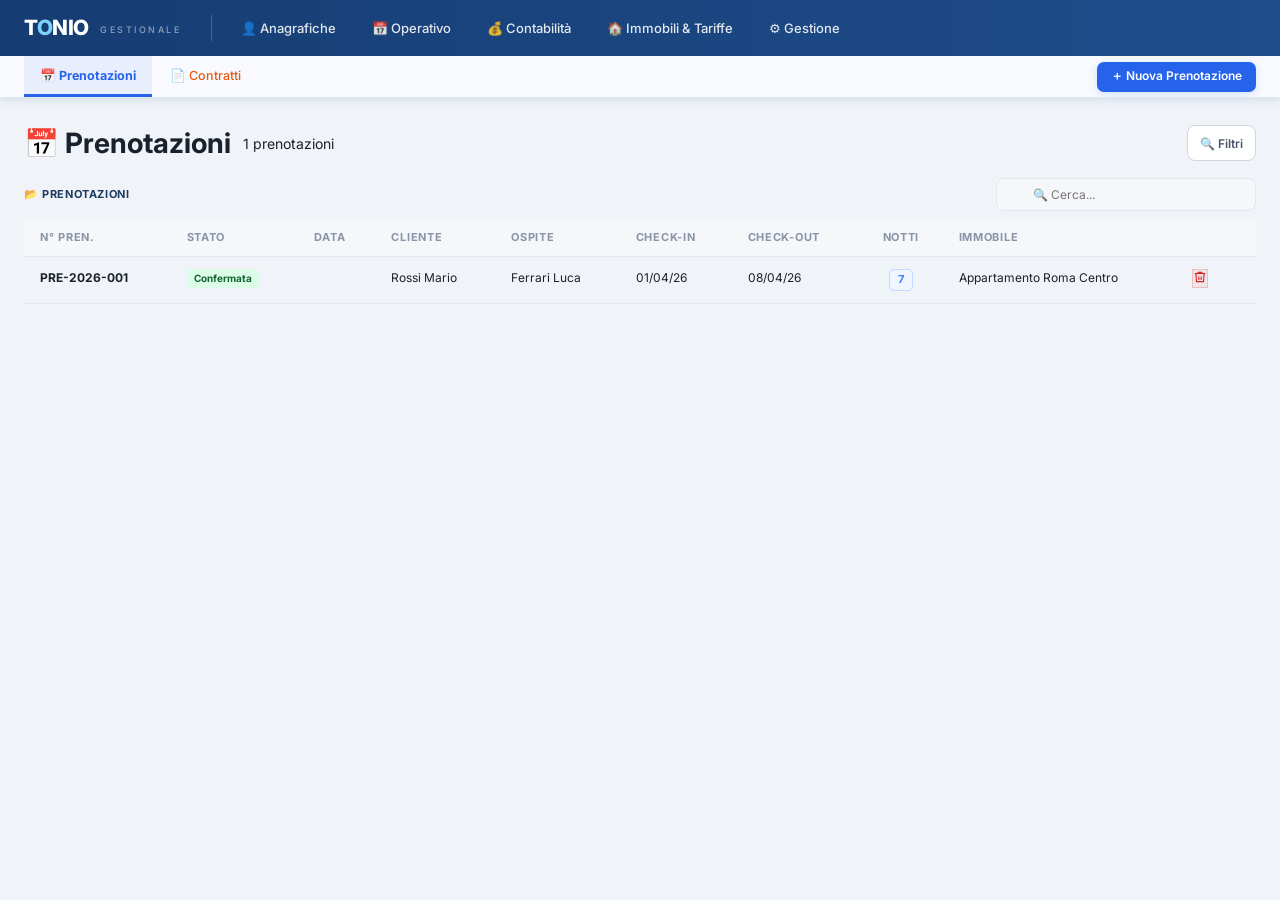
<file: index.html>
<!DOCTYPE html>
<html lang="it">
<head>
<meta charset="UTF-8">
<meta name="viewport" content="width=device-width, initial-scale=1.0">
<title>TONIO — Gestionale Immobiliare</title>
<link rel="stylesheet" href="assets/tonio-core.css">
</head>
<body>

<!-- MOBILE TOPBAR -->
<div id="mob-topbar">
  <div class="mob-logo">T<span>O</span>NIO</div>
  <button id="mob-menu-btn" onclick="TONIO_toggleSidebar()">☰</button>
</div>

<!-- MOBILE SIDEBAR -->
<div id="sidebar-overlay" onclick="TONIO_closeSidebar()"></div>
<nav id="sidebar">
  <div class="sb-logo">T<span>O</span>NIO</div>
  <div class="sb-section">
    <div class="sb-section-title">Anagrafiche</div>
    <button class="sb-btn" onclick="TONIO_showPage('clienti');TONIO_closeSidebar()">👥 Clienti</button>
    <button class="sb-btn" onclick="TONIO_showPage('ospiti');TONIO_closeSidebar()">🧑 Ospiti</button>
    <button class="sb-btn" onclick="TONIO_showPage('fornitori');TONIO_closeSidebar()">🔧 Fornitori</button>
  </div>
  <div class="sb-section">
    <div class="sb-section-title">Operativo</div>
    <button class="sb-btn" onclick="TONIO_showPage('prenotazioni');TONIO_closeSidebar()">📅 Prenotazioni</button>
    <button class="sb-btn" onclick="TONIO_showPage('contratti');TONIO_closeSidebar()">📄 Contratti</button>
  </div>
  <div class="sb-section">
    <div class="sb-section-title">Contabilità</div>
    <button class="sb-btn" onclick="TONIO_showPage('incassi');TONIO_closeSidebar()">💰 Incassi</button>
    <button class="sb-btn" onclick="TONIO_showPage('spese');TONIO_closeSidebar()">📊 Spese</button>
    <button class="sb-btn" onclick="TONIO_showPage('budget');TONIO_closeSidebar()">📈 Budget</button>
  </div>
  <div class="sb-section">
    <div class="sb-section-title">Immobili &amp; Tariffe</div>
    <button class="sb-btn" onclick="TONIO_showPage('immobili');TONIO_closeSidebar()">🏠 Immobili</button>
    <button class="sb-btn" onclick="TONIO_showPage('tariffe');TONIO_closeSidebar()">💶 Tariffe</button>
    <button class="sb-btn" onclick="TONIO_showPage('sconti');TONIO_closeSidebar()">🏷️ Sconti</button>
    <button class="sb-btn" onclick="TONIO_showPage('modalita_pagamento');TONIO_closeSidebar()">💳 Modalità di Pagamento</button>
    <button class="sb-btn" onclick="TONIO_showPage('politiche_cancellazione');TONIO_closeSidebar()">📋 Politiche di Cancellazione</button>
  </div>
  <div class="sb-section">
    <div class="sb-section-title">Gestione</div>
    <button class="sb-btn" onclick="TONIO_showPage('manutenzioni');TONIO_closeSidebar()">🔨 Manutenzioni</button>
    <button class="sb-btn" onclick="TONIO_showPage('documenti');TONIO_closeSidebar()">📁 Documenti</button>
    <button class="sb-btn" onclick="TONIO_showPage('impostazioni');TONIO_closeSidebar()">⚙️ Impostazioni</button>
  </div>
</nav>

<!-- DESKTOP NAV -->
<div id="desk-nav">
  <div class="nav-r1">
    <div class="nav-logo">T<span>O</span>NIO <small>GESTIONALE</small></div>
    <div class="nav-sep"></div>
    <button class="nav-main-btn active" id="nav-main-anagrafiche"      onclick="TONIO_setModule('anagrafiche')">👤 Anagrafiche</button>
    <button class="nav-main-btn"        id="nav-main-operativo"         onclick="TONIO_setModule('operativo')">📅 Operativo</button>
    <button class="nav-main-btn"        id="nav-main-contabilita"       onclick="TONIO_setModule('contabilita')">💰 Contabilità</button>
    <button class="nav-main-btn"        id="nav-main-immobili_tariffe"  onclick="TONIO_setModule('immobili_tariffe')">🏠 Immobili &amp; Tariffe</button>
    <button class="nav-main-btn"        id="nav-main-gestione"          onclick="TONIO_setModule('gestione')">⚙️ Gestione</button>
    <div class="nav-spacer"></div>
  </div>
  <div class="nav-r2" id="nav-r2"><!-- costruito da JS --></div>
</div>

<!-- MAIN CONTENT -->
<main id="main">

  <!-- CLIENTI — gestito da Msk_Clienti.js -->
  <div id="page-clienti" class="page active"></div>

  <!-- FORNITORI — gestito da Msk_Fornitori.js -->
  <div id="page-fornitori" class="page"></div>

  <!-- PAGINE FUTURE -->
  <div id="page-ospiti" class="page"></div>
  <div id="page-immobili" class="page"></div>
  <div id="page-prenotazioni" class="page"></div>
  <div id="page-contratti"    class="page"><div class="coming-soon"><div class="cs-icon">📄</div><h2>Contratti</h2><p>Modulo in sviluppo</p></div></div>
  <div id="page-incassi"      class="page"><div class="coming-soon"><div class="cs-icon">💰</div><h2>Incassi</h2><p>Modulo in sviluppo</p></div></div>
  <div id="page-spese"        class="page"><div class="coming-soon"><div class="cs-icon">📊</div><h2>Spese</h2><p>Modulo in sviluppo</p></div></div>
  <div id="page-budget"       class="page"><div class="coming-soon"><div class="cs-icon">📈</div><h2>Budget</h2><p>Modulo in sviluppo</p></div></div>
  <!-- TARIFFE — gestito da Msk_Tariffe.js -->
  <div id="page-tariffe" class="page"></div>
  <!-- SCONTI — gestito da Msk_Tariffe.js (modale) -->
  <div id="page-sconti" class="page"><div class="coming-soon"><div class="cs-icon">🏷️</div><h2>Sconti</h2><p>Apri dal menu Tariffe &gt; pulsante Sconti.</p></div></div>
  <!-- MODALITA PAGAMENTO — gestito da Msk_Contabilita.js -->
  <div id="page-modalita_pagamento" class="page"></div>
  <!-- POLITICHE CANCELLAZIONE — gestito da Msk_Contabilita.js -->
  <div id="page-politiche_cancellazione" class="page"></div>
  <div id="page-manutenzioni" class="page"><div class="coming-soon"><div class="cs-icon">🔨</div><h2>Manutenzioni</h2><p>Modulo in sviluppo</p></div></div>
  <div id="page-documenti"    class="page"><div class="coming-soon"><div class="cs-icon">📁</div><h2>Documenti</h2><p>Modulo in sviluppo</p></div></div>
  <div id="page-impostazioni" class="page"><div class="coming-soon"><div class="cs-icon">⚙️</div><h2>Impostazioni</h2><p>Modulo in sviluppo</p></div></div>

</main>

<!-- ============================================================
     MODALI CLIENTI
     ============================================================ -->

<!-- MODAL TIPOLOGIE CLIENTI -->
<div class="modal-overlay" id="modal-tipologie">
  <div class="modal">
    <div class="modal-header">
      <span style="font-size:19px">🏷️</span>
      <div class="modal-title">Tipologie Cliente</div>
      <button class="modal-close" onclick="document.getElementById('modal-tipologie').classList.remove('open')">×</button>
    </div>
    <div class="modal-body">
      <table class="lookup-table">
        <thead><tr><th>#</th><th>Ordine</th><th>Tipologia</th><th>Colore</th><th></th></tr></thead>
        <tbody id="tipo-tbody"></tbody>
      </table>
      <button class="btn btn-ghost" style="width:100%;margin-top:12px" onclick="MSK_Clienti.addTipologia()">＋ Aggiungi</button>
    </div>
    <div class="modal-footer">
      <button class="btn btn-primary" onclick="MSK_Clienti.saveTipologie()">💾 Salva</button>
      <button class="btn btn-ghost"   onclick="document.getElementById('modal-tipologie').classList.remove('open')">Chiudi</button>
    </div>
  </div>
</div>

<!-- MODAL STATI CLIENTI -->
<div class="modal-overlay" id="modal-stati">
  <div class="modal">
    <div class="modal-header">
      <span style="font-size:19px">🔵</span>
      <div class="modal-title">Stati Cliente</div>
      <button class="modal-close" onclick="document.getElementById('modal-stati').classList.remove('open')">×</button>
    </div>
    <div class="modal-body">
      <table class="lookup-table">
        <thead><tr><th>#</th><th>Ordine</th><th>Stato</th><th>Colore</th><th></th></tr></thead>
        <tbody id="stati-tbody"></tbody>
      </table>
      <button class="btn btn-ghost" style="width:100%;margin-top:12px" onclick="MSK_Clienti.addStato()">＋ Aggiungi</button>
    </div>
    <div class="modal-footer">
      <button class="btn btn-primary" onclick="MSK_Clienti.saveStati()">💾 Salva</button>
      <button class="btn btn-ghost"   onclick="document.getElementById('modal-stati').classList.remove('open')">Chiudi</button>
    </div>
  </div>
</div>

<!-- ============================================================
     MODALI FORNITORI
     ============================================================ -->

<!-- MODAL TIPOLOGIE FORNITORI -->
<div class="modal-overlay" id="modal-forn-tipologie">
  <div class="modal">
    <div class="modal-header">
      <span style="font-size:19px">🏷️</span>
      <div class="modal-title">Tipologie Fornitore</div>
      <button class="modal-close" onclick="document.getElementById('modal-forn-tipologie').classList.remove('open')">×</button>
    </div>
    <div class="modal-body">
      <table class="lookup-table">
        <thead><tr><th>#</th><th>Ordine</th><th>Tipologia</th><th>Colore</th><th></th></tr></thead>
        <tbody id="forn-tipo-tbody"></tbody>
      </table>
      <button class="btn btn-ghost" style="width:100%;margin-top:12px" onclick="MSK_Fornitori.addTipologia()">＋ Aggiungi</button>
    </div>
    <div class="modal-footer">
      <button class="btn btn-primary" onclick="MSK_Fornitori.saveTipologie()">💾 Salva</button>
      <button class="btn btn-ghost"   onclick="document.getElementById('modal-forn-tipologie').classList.remove('open')">Chiudi</button>
    </div>
  </div>
</div>

<!-- MODAL STATI FORNITORI -->
<div class="modal-overlay" id="modal-forn-stati">
  <div class="modal">
    <div class="modal-header">
      <span style="font-size:19px">🔵</span>
      <div class="modal-title">Stati Fornitore</div>
      <button class="modal-close" onclick="document.getElementById('modal-forn-stati').classList.remove('open')">×</button>
    </div>
    <div class="modal-body">
      <table class="lookup-table">
        <thead><tr><th>#</th><th>Ordine</th><th>Stato</th><th>Colore</th><th></th></tr></thead>
        <tbody id="forn-stati-tbody"></tbody>
      </table>
      <button class="btn btn-ghost" style="width:100%;margin-top:12px" onclick="MSK_Fornitori.addStato()">＋ Aggiungi</button>
    </div>
    <div class="modal-footer">
      <button class="btn btn-primary" onclick="MSK_Fornitori.saveStati()">💾 Salva</button>
      <button class="btn btn-ghost"   onclick="document.getElementById('modal-forn-stati').classList.remove('open')">Chiudi</button>
    </div>
  </div>
</div>

<!-- ============================================================
     MODALI OSPITI
     ============================================================ -->

<!-- MODAL TIPOLOGIE OSPITI -->
<div class="modal-overlay" id="modal-osp-tipologie">
  <div class="modal">
    <div class="modal-header">
      <span style="font-size:19px">🏷️</span>
      <div class="modal-title">Tipologie Ospite</div>
      <button class="modal-close" onclick="document.getElementById('modal-osp-tipologie').classList.remove('open')">×</button>
    </div>
    <div class="modal-body">
      <table class="lookup-table">
        <thead><tr><th>#</th><th>Ordine</th><th>Tipologia</th><th>Colore</th><th></th></tr></thead>
        <tbody id="osp-tipo-tbody"></tbody>
      </table>
      <button class="btn btn-ghost" style="width:100%;margin-top:12px" onclick="MSK_Ospiti.addTipologia()">＋ Aggiungi</button>
    </div>
    <div class="modal-footer">
      <button class="btn btn-primary" onclick="MSK_Ospiti.saveTipologie()">💾 Salva</button>
      <button class="btn btn-ghost"   onclick="document.getElementById('modal-osp-tipologie').classList.remove('open')">Chiudi</button>
    </div>
  </div>
</div>

<!-- MODAL STATI OSPITI -->
<div class="modal-overlay" id="modal-osp-stati">
  <div class="modal">
    <div class="modal-header">
      <span style="font-size:19px">🔵</span>
      <div class="modal-title">Stati Ospite</div>
      <button class="modal-close" onclick="document.getElementById('modal-osp-stati').classList.remove('open')">×</button>
    </div>
    <div class="modal-body">
      <table class="lookup-table">
        <thead><tr><th>#</th><th>Ordine</th><th>Stato</th><th>Colore</th><th></th></tr></thead>
        <tbody id="osp-stati-tbody"></tbody>
      </table>
      <button class="btn btn-ghost" style="width:100%;margin-top:12px" onclick="MSK_Ospiti.addStato()">＋ Aggiungi</button>
    </div>
    <div class="modal-footer">
      <button class="btn btn-primary" onclick="MSK_Ospiti.saveStati()">💾 Salva</button>
      <button class="btn btn-ghost"   onclick="document.getElementById('modal-osp-stati').classList.remove('open')">Chiudi</button>
    </div>
  </div>
</div>

<!-- ============================================================
     MODALI IMMOBILI
     ============================================================ -->

<!-- MODAL PRODOTTI -->
<div class="modal-overlay" id="modal-imm-prodotti">
  <div class="modal">
    <div class="modal-header">
      <span style="font-size:19px">&#127981;</span>
      <div class="modal-title">Prodotti Immobile</div>
      <button class="modal-close" onclick="document.getElementById('modal-imm-prodotti').classList.remove('open')">×</button>
    </div>
    <div class="modal-body">
      <table class="lookup-table">
        <thead><tr><th>#</th><th>Ordine</th><th>Prodotto</th><th>Colore</th><th></th></tr></thead>
        <tbody id="imm-prod-tbody"></tbody>
      </table>
      <button class="btn btn-ghost" style="width:100%;margin-top:12px" onclick="MSK_Immobili.addProdotto()">＋ Aggiungi</button>
    </div>
    <div class="modal-footer">
      <button class="btn btn-primary" onclick="MSK_Immobili.saveProdotti()">💾 Salva</button>
      <button class="btn btn-ghost"   onclick="document.getElementById('modal-imm-prodotti').classList.remove('open')">Chiudi</button>
    </div>
  </div>
</div>

<!-- MODAL SUPER PRODOTTI -->
<div class="modal-overlay" id="modal-imm-superprodotti">
  <div class="modal">
    <div class="modal-header">
      <span style="font-size:19px">&#11088;</span>
      <div class="modal-title">Super Prodotti Immobile</div>
      <button class="modal-close" onclick="document.getElementById('modal-imm-superprodotti').classList.remove('open')">×</button>
    </div>
    <div class="modal-body">
      <table class="lookup-table">
        <thead><tr><th>#</th><th>Ordine</th><th>Super Prodotto</th><th>Colore</th><th></th></tr></thead>
        <tbody id="imm-super-tbody"></tbody>
      </table>
      <button class="btn btn-ghost" style="width:100%;margin-top:12px" onclick="MSK_Immobili.addSuperProdotto()">＋ Aggiungi</button>
    </div>
    <div class="modal-footer">
      <button class="btn btn-primary" onclick="MSK_Immobili.saveSuperProdotti()">💾 Salva</button>
      <button class="btn btn-ghost"   onclick="document.getElementById('modal-imm-superprodotti').classList.remove('open')">Chiudi</button>
    </div>
  </div>
</div>

<!-- MODAL TIPI -->
<div class="modal-overlay" id="modal-imm-tipi">
  <div class="modal">
    <div class="modal-header">
      <span style="font-size:19px">&#127968;</span>
      <div class="modal-title">Tipi Immobile</div>
      <button class="modal-close" onclick="document.getElementById('modal-imm-tipi').classList.remove('open')">×</button>
    </div>
    <div class="modal-body">
      <table class="lookup-table">
        <thead><tr><th>#</th><th>Ordine</th><th>Tipo</th><th>Colore</th><th></th></tr></thead>
        <tbody id="imm-tipo-tbody"></tbody>
      </table>
      <button class="btn btn-ghost" style="width:100%;margin-top:12px" onclick="MSK_Immobili.addTipo()">＋ Aggiungi</button>
    </div>
    <div class="modal-footer">
      <button class="btn btn-primary" onclick="MSK_Immobili.saveTipi()">💾 Salva</button>
      <button class="btn btn-ghost"   onclick="document.getElementById('modal-imm-tipi').classList.remove('open')">Chiudi</button>
    </div>
  </div>
</div>

<!-- MODAL PIANI -->
<div class="modal-overlay" id="modal-imm-piani">
  <div class="modal">
    <div class="modal-header">
      <span style="font-size:19px">&#127970;</span>
      <div class="modal-title">Piani Immobile</div>
      <button class="modal-close" onclick="document.getElementById('modal-imm-piani').classList.remove('open')">×</button>
    </div>
    <div class="modal-body">
      <table class="lookup-table">
        <thead><tr><th>#</th><th>Ordine</th><th>Piano</th><th></th></tr></thead>
        <tbody id="imm-piani-tbody"></tbody>
      </table>
      <button class="btn btn-ghost" style="width:100%;margin-top:12px" onclick="MSK_Immobili.addPiano()">＋ Aggiungi</button>
    </div>
    <div class="modal-footer">
      <button class="btn btn-primary" onclick="MSK_Immobili.savePiani()">💾 Salva</button>
      <button class="btn btn-ghost"   onclick="document.getElementById('modal-imm-piani').classList.remove('open')">Chiudi</button>
    </div>
  </div>
</div>

<!--
  SCRIPTS — ordine fondamentale:
  1. Dati  (⚠️ non toccare durante aggiornamenti struttura)
  2. Core  (navigazione, utility e TONIO_Storage)
  3. Moduli (uno per modulo)
  Il DOMContentLoaded è centralizzato in tonio-core.js
  I moduli NON hanno più DOMContentLoaded autonomi
-->
<script src="dati/Dati_Clienti.js"></script>
<script src="dati/Dati_Fornitori.js"></script>
<script src="dati/Dati_Ospiti.js"></script>
<script src="dati/Dati_Immobili.js"></script>
<script src="dati/Dati_Contabilita.js"></script>
<script src="dati/Dati_Tariffe.js"></script>
<script src="dati/Dati_Prenotazioni.js"></script>
<script src="assets/tonio-core.js"></script>
<script src="moduli/Msk_Clienti.js"></script>
<script src="moduli/Msk_Fornitori.js"></script>
<script src="moduli/Msk_Ospiti.js"></script>
<script src="moduli/Msk_Immobili.js"></script>
<script src="moduli/Msk_Contabilita.js"></script>
<script src="moduli/Msk_Tariffe.js"></script>
<script src="moduli/Msk_Prenotazioni.js"></script>

</body>
</html>
</file>
<file: assets/tonio-core.css>
/* ============================================================
   TONIO CORE — Design System Light Professionale
   ============================================================ */
@import url('https://fonts.googleapis.com/css2?family=Inter:wght@300;400;500;600;700;800&display=swap');

:root {
  /* === PALETTE LIGHT === */
  --bg:       #f0f4f8;
  --bg2:      #ffffff;
  --bg3:      #f5f7fa;
  --bg4:      #eaecf0;
  --bg5:      #dde1e9;

  --border:   #e2e6ed;
  --border2:  #d0d5de;
  --border3:  #bcc2cc;

  --text:     #1a202c;
  --text2:    #4a5568;
  --text3:    #8a94a6;

  /* === BLU NAVIGAZIONE === */
  --nav-bg:   #1e4d8c;
  --nav-bg2:  #163d72;
  --nav-sub:  #f8faff;

  /* === ACCENT === */
  --accent:      #2563eb;
  --accent2:     #1d4ed8;
  --accent-glow: rgba(37,99,235,0.18);
  --accent-dim:  rgba(37,99,235,0.08);

  --green:   #059669;
  --red:     #dc2626;
  --yellow:  #d97706;
  --purple:  #7c3aed;
  --orange:  #ea580c;

  --radius:    10px;
  --radius-lg: 14px;
  --shadow:    0 1px 4px rgba(0,0,0,0.06), 0 4px 16px rgba(0,0,0,0.06);
  --shadow-lg: 0 8px 32px rgba(0,0,0,0.12);
  --font:   'Inter', system-ui, sans-serif;
  --nav-h1: 56px;
  --nav-h2: 42px;
}

*, *::before, *::after { box-sizing: border-box; margin: 0; padding: 0; }

html, body {
  height: 100%;
  font-family: var(--font);
  background: var(--bg);
  color: var(--text);
  font-size: 14px;
  line-height: 1.5;
  -webkit-font-smoothing: antialiased;
}

/* ===== DESKTOP NAV ===== */
#desk-nav { display: none; }

@media (min-width: 769px) {
  #desk-nav {
    display: block;
    position: sticky;
    top: 0;
    z-index: 1000;
    box-shadow: 0 2px 8px rgba(30,77,140,0.15);
  }
  .nav-r1 {
    height: var(--nav-h1);
    background: linear-gradient(90deg, var(--nav-bg2) 0%, var(--nav-bg) 100%);
    display: flex;
    align-items: center;
    padding: 0 24px;
    gap: 6px;
  }
  .nav-logo {
    font-size: 21px;
    font-weight: 800;
    letter-spacing: -0.5px;
    color: #fff;
    margin-right: 16px;
    white-space: nowrap;
    flex-shrink: 0;
  }
  .nav-logo span { color: #7dd3fc; }
  .nav-logo small {
    font-size: 9px;
    font-weight: 500;
    color: rgba(255,255,255,0.5);
    margin-left: 8px;
    letter-spacing: 2.5px;
    text-transform: uppercase;
    vertical-align: middle;
  }
  .nav-sep { width: 1px; height: 26px; background: rgba(255,255,255,0.2); margin: 0 8px; flex-shrink: 0; }
  .nav-main-btn {
    height: 34px;
    padding: 0 15px;
    border: none;
    border-radius: 7px;
    background: transparent;
    color: rgba(255,255,255,0.88);
    font-family: var(--font);
    font-size: 13px;
    font-weight: 500;
    cursor: pointer;
    display: flex;
    align-items: center;
    gap: 6px;
    transition: all 0.16s;
    white-space: nowrap;
    flex-shrink: 0;
  }
  .nav-main-btn:hover { background: rgba(255,255,255,0.12); color: #fff; }
  .nav-main-btn.active {
    background: rgba(255,255,255,0.2);
    color: #fff;
    font-weight: 700;
    box-shadow: inset 0 -2px 0 rgba(255,255,255,0.6);
  }
  .nav-spacer { flex: 1; }
  .nav-r2 {
    height: var(--nav-h2);
    background: var(--nav-sub);
    border-bottom: 1px solid var(--border);
    display: flex;
    align-items: center;
    padding: 0 24px;
    gap: 2px;
    overflow: hidden;
  }
  .nav-sub-btn {
    height: 100%;
    padding: 0 16px;
    border: none;
    border-bottom: 3px solid transparent;
    border-radius: 0;
    background: transparent;
    color: var(--orange);
    font-family: var(--font);
    font-size: 12.5px;
    font-weight: 500;
    cursor: pointer;
    transition: all 0.16s;
    white-space: nowrap;
    flex-shrink: 0;
  }
  .nav-sub-btn:hover { color: var(--accent); background: var(--accent-dim); }
  .nav-sub-btn.active { color: var(--accent); font-weight: 700; border-bottom-color: var(--accent); background: var(--accent-dim); }
  .nav-action-btn {
    height: 30px;
    padding: 0 13px;
    border: 1px solid transparent;
    border-radius: 7px;
    font-family: var(--font);
    font-size: 12px;
    font-weight: 600;
    cursor: pointer;
    transition: all 0.16s;
    white-space: nowrap;
    flex-shrink: 0;
    display: inline-flex;
    align-items: center;
    gap: 5px;
  }
  .nav-action-btn.primary { background: var(--accent); color: #fff; box-shadow: 0 2px 8px var(--accent-glow); }
  .nav-action-btn.primary:hover { background: var(--accent2); transform: translateY(-1px); }
  .nav-action-btn.secondary { background: #fff; color: var(--text2); border-color: var(--border2); }
  .nav-action-btn.secondary:hover { background: var(--bg3); color: var(--text); }
  .nav-action-btn.green  { background: rgba(5,150,105,0.08); color: var(--green); border-color: rgba(5,150,105,0.25); }
  .nav-action-btn.green:hover  { background: rgba(5,150,105,0.15); }
  .nav-action-btn.purple { background: rgba(124,58,237,0.08); color: var(--purple); border-color: rgba(124,58,237,0.25); }
  .nav-action-btn.purple:hover { background: rgba(124,58,237,0.15); }
  #mob-topbar { display: none; }
  #sidebar, #sidebar-overlay { display: none !important; }
}

/* ===== MOBILE NAV ===== */
@media (max-width: 768px) {
  #desk-nav { display: none !important; }
  #mob-topbar {
    display: flex;
    align-items: center;
    height: 52px;
    background: linear-gradient(90deg, var(--nav-bg2) 0%, var(--nav-bg) 100%);
    border-bottom: 1px solid rgba(255,255,255,0.1);
    padding: 0 16px;
    position: sticky;
    top: 0;
    z-index: 1000;
  }
  .mob-logo { font-size: 20px; font-weight: 800; color: #fff; flex: 1; }
  .mob-logo span { color: #7dd3fc; }
  #mob-menu-btn {
    background: rgba(255,255,255,0.15); border: 1px solid rgba(255,255,255,0.25); color: #fff;
    width: 36px; height: 36px; border-radius: 8px; font-size: 18px;
    cursor: pointer; display: flex; align-items: center; justify-content: center;
  }
  #sidebar-overlay {
    display: none; position: fixed; inset: 0;
    background: rgba(0,0,0,0.5); z-index: 1100;
  }
  #sidebar-overlay.open { display: block; }
  #sidebar {
    display: block !important;
    position: fixed; top: 0; left: -280px;
    width: 280px; height: 100%;
    background: #fff; border-right: 1px solid var(--border);
    z-index: 1200; transition: left 0.3s ease;
    overflow-y: auto; padding: 20px 0 40px;
    box-shadow: var(--shadow-lg);
  }
  #sidebar.open { left: 0; }
  .sb-logo { font-size: 20px; font-weight: 800; color: var(--nav-bg); padding: 0 20px 18px; border-bottom: 1px solid var(--border); margin-bottom: 10px; }
  .sb-logo span { color: var(--accent); }
  .sb-section { padding: 8px 12px 4px; }
  .sb-section-title { font-size: 10px; font-weight: 700; letter-spacing: 1.5px; text-transform: uppercase; color: var(--text3); padding: 0 8px; margin-bottom: 4px; }
  .sb-btn {
    display: flex; align-items: center; gap: 10px;
    width: 100%; padding: 10px 12px; border: none; border-radius: 8px; background: transparent;
    color: var(--text2); font-family: var(--font); font-size: 13px; font-weight: 500;
    cursor: pointer; transition: all 0.15s; text-align: left; margin-bottom: 2px;
  }
  .sb-btn:hover { background: var(--bg3); color: var(--text); }
  .sb-btn.active { background: var(--accent-dim); color: var(--accent); font-weight: 700; }
}

/* ===== MAIN ===== */
#main { min-height: calc(100vh - var(--nav-h1) - var(--nav-h2)); padding: 24px; }
@media (max-width: 768px) { #main { padding: 14px; min-height: calc(100vh - 52px); } }
.page { display: none; }
.page.active { display: block; }

/* ===== PANEL ===== */
.panel {
  background: var(--bg2);
  border: 1px solid var(--border);
  border-radius: var(--radius-lg);
  overflow: hidden;
  box-shadow: var(--shadow);
}
.panel-header {
  padding: 16px 24px;
  border-bottom: 1px solid var(--border);
  display: flex;
  align-items: center;
  gap: 14px;
  background: linear-gradient(135deg, #fff 0%, var(--bg3) 100%);
}
.panel-header-icon {
  width: 38px; height: 38px;
  background: var(--accent-dim); border: 1px solid rgba(37,99,235,0.15);
  border-radius: 10px; display: flex; align-items: center; justify-content: center;
  font-size: 17px; flex-shrink: 0;
}
.panel-header-title { font-size: 16px; font-weight: 700; color: var(--text); }
.panel-header-sub { font-size: 12px; color: var(--text3); margin-top: 1px; }
.panel-header-actions { margin-left: auto; display: flex; gap: 8px; flex-wrap: wrap; align-items: center; }

/* ===== TABLE ===== */
.tbl-wrap { overflow-x: auto; }
table { width: 100%; border-collapse: collapse; }
thead th {
  padding: 10px 16px; text-align: left;
  font-size: 11px; font-weight: 700; letter-spacing: 0.7px; text-transform: uppercase;
  color: var(--text3); background: var(--bg3); border-bottom: 1px solid var(--border); white-space: nowrap;
}
tbody tr { border-bottom: 1px solid var(--border); cursor: pointer; transition: background 0.12s; }
tbody tr:hover { background: #f0f5ff; }
tbody tr.selected { background: rgba(37,99,235,0.06); }
tbody td { padding: 12px 16px; vertical-align: top; }
.td-name { font-weight: 600; color: var(--text); font-size: 14px; }
.td-sub  { font-size: 12px; color: var(--text3); margin-top: 3px; }
.td-contact { font-size: 12.5px; color: var(--text2); }
.td-note { font-size: 12px; color: var(--text3); white-space: pre-line; max-width: 200px; }

/* ===== BADGE ===== */
.badge {
  display: inline-flex; align-items: center; height: 22px; padding: 0 8px;
  border-radius: 5px; font-size: 11px; font-weight: 700; letter-spacing: 0.3px; white-space: nowrap;
}

/* ===== TABS ===== */
.tabs-bar {
  display: flex; border-bottom: 2px solid var(--border);
  padding: 0 24px; gap: 0; background: #fff; overflow-x: auto;
}
.tab-btn {
  padding: 13px 18px 11px; border: none; border-bottom: 3px solid transparent;
  background: transparent; color: var(--text3); font-family: var(--font);
  font-size: 12.5px; font-weight: 500; cursor: pointer; white-space: nowrap;
  transition: all 0.16s; margin-bottom: -2px; position: relative;
}
.tab-btn:hover { color: var(--accent); }
.tab-btn.active {
  color: var(--accent);
  font-weight: 700;
  border-bottom-color: var(--accent);
  background: rgba(37,99,235,0.04);
}
.tab-panel { display: none; }
.tab-panel.active { display: block; }

/* ===== FORM ===== */
.form-grid   { display: grid; gap: 14px; }
.form-grid-2 { grid-template-columns: 1fr 1fr; }
.form-grid-3 { grid-template-columns: 1fr 1fr 1fr; }
@media (max-width: 600px) { .form-grid-2, .form-grid-3 { grid-template-columns: 1fr; } }
.form-group { display: flex; flex-direction: column; gap: 5px; }
.form-label {
  font-size: 11px; font-weight: 700; text-transform: uppercase; letter-spacing: 0.6px; color: var(--text3);
}
.form-input, .form-select, .form-textarea {
  background: #fff; border: 1.5px solid var(--border2); border-radius: 8px;
  color: var(--text); font-family: var(--font); font-size: 13.5px; padding: 9px 12px;
  transition: border-color 0.16s, box-shadow 0.16s; width: 100%;
}
.form-input:focus, .form-select:focus, .form-textarea:focus {
  outline: none; border-color: var(--accent); box-shadow: 0 0 0 3px var(--accent-glow);
}
.form-select { appearance: none; cursor: pointer; background-image: url("data:image/svg+xml,%3Csvg xmlns='http://www.w3.org/2000/svg' width='12' height='8' viewBox='0 0 12 8'%3E%3Cpath d='M1 1l5 5 5-5' stroke='%238a94a6' stroke-width='1.5' fill='none' stroke-linecap='round'/%3E%3C/svg%3E"); background-repeat: no-repeat; background-position: right 12px center; padding-right: 34px; }
.form-textarea { resize: vertical; min-height: 82px; }
.form-input::placeholder, .form-textarea::placeholder { color: var(--text3); opacity: 0.7; }

/* READONLY */
.form-input[readonly], .form-select[disabled], .form-textarea[readonly] {
  background: var(--bg3); border-color: var(--border); color: var(--text2); cursor: default;
}
.form-input[readonly]:focus, .form-textarea[readonly]:focus { border-color: var(--border); box-shadow: none; }
.form-select[disabled] { opacity: 1; }

/* ===== BUTTONS ===== */
.btn {
  display: inline-flex; align-items: center; gap: 6px;
  height: 36px; padding: 0 16px; border: none; border-radius: 8px;
  font-family: var(--font); font-size: 13px; font-weight: 600;
  cursor: pointer; transition: all 0.16s; white-space: nowrap;
}
.btn-primary { background: var(--accent); color: #fff; box-shadow: 0 2px 8px var(--accent-glow); }
.btn-primary:hover { background: var(--accent2); transform: translateY(-1px); box-shadow: 0 4px 16px var(--accent-glow); }
.btn-ghost { background: #fff; color: var(--text2); border: 1.5px solid var(--border2); }
.btn-ghost:hover { background: var(--bg3); color: var(--text); border-color: var(--border3); }
.btn-danger { background: rgba(220,38,38,0.07); color: var(--red); border: 1.5px solid rgba(220,38,38,0.2); }
.btn-danger:hover { background: rgba(220,38,38,0.14); }
.btn-sm { height: 30px; padding: 0 12px; font-size: 12px; border-radius: 6px; }
.btn-warning { background: rgba(217,119,6,0.08); color: var(--yellow); border: 1.5px solid rgba(217,119,6,0.25); }
.btn-warning:hover { background: rgba(217,119,6,0.16); }
.btn-edit    { background: rgba(37,99,235,0.08); color: var(--accent); border: 1.5px solid rgba(37,99,235,0.2); }
.btn-edit:hover { background: rgba(37,99,235,0.15); }
.btn-success { background: rgba(5,150,105,0.08); color: var(--green); border: 1.5px solid rgba(5,150,105,0.2); }
.btn-success:hover { background: rgba(5,150,105,0.16); }

/* ===== COLLABORATORI ===== */
.collab-card {
  background: var(--bg3); border: 1.5px solid var(--border); border-radius: 10px;
  padding: 14px; margin-bottom: 10px; transition: border-color 0.16s, box-shadow 0.16s;
}
.collab-card:hover { border-color: var(--accent); box-shadow: 0 2px 8px var(--accent-glow); }
.collab-card-header { display: flex; align-items: center; gap: 8px; margin-bottom: 12px; }
.collab-order-btns { display: flex; flex-direction: column; gap: 2px; }
.collab-order-btn {
  background: #fff; border: 1.5px solid var(--border2); color: var(--text3);
  width: 22px; height: 18px; border-radius: 4px; font-size: 10px;
  cursor: pointer; display: flex; align-items: center; justify-content: center; transition: all 0.14s;
}
.collab-order-btn:hover { background: var(--accent); color: #fff; border-color: var(--accent); }
.collab-badge-ref {
  background: var(--accent-dim); color: var(--accent);
  border: 1px solid rgba(37,99,235,0.2); font-size: 10px; font-weight: 700; padding: 2px 8px; border-radius: 4px; letter-spacing: 0.5px;
}
.collab-remove-btn {
  margin-left: auto; background: none; border: none;
  color: var(--text3); cursor: pointer; font-size: 16px; transition: color 0.16s; padding: 2px 4px; border-radius: 4px;
}
.collab-remove-btn:hover { color: var(--red); background: rgba(220,38,38,0.08); }
.collab-grid { display: grid; grid-template-columns: 1fr 1fr; gap: 10px; }
@media (max-width: 500px) { .collab-grid { grid-template-columns: 1fr; } }

/* ===== LOOKUP TABLE ===== */
.lookup-table { width: 100%; border-collapse: collapse; }
.lookup-table th {
  padding: 10px 14px; text-align: left; font-size: 11px; font-weight: 700;
  letter-spacing: 0.7px; text-transform: uppercase; color: var(--text3); border-bottom: 1px solid var(--border); background: var(--bg3);
}
.lookup-table td { padding: 10px 14px; border-bottom: 1px solid var(--border); vertical-align: middle; }
.lookup-table tr:last-child td { border-bottom: none; }
.lookup-input {
  background: #fff; border: 1.5px solid var(--border2); border-radius: 6px;
  color: var(--text); font-family: var(--font); font-size: 13px; padding: 6px 10px; width: 100%;
}
.lookup-input:focus { outline: none; border-color: var(--accent); }
.color-swatch { width: 30px; height: 30px; border-radius: 6px; border: 2px solid var(--border2); cursor: pointer; padding: 0; }

/* ===== EMPTY / COMING SOON ===== */
.empty-state { text-align: center; padding: 80px 20px; color: var(--text3); }
.empty-state .es-icon { font-size: 48px; margin-bottom: 16px; opacity: 0.35; }
.empty-state h3 { font-size: 18px; font-weight: 700; color: var(--text2); margin-bottom: 8px; }
.empty-state p { font-size: 13px; }
.coming-soon { display: flex; flex-direction: column; align-items: center; justify-content: center; min-height: 300px; gap: 12px; color: var(--text3); }
.coming-soon .cs-icon { font-size: 48px; opacity: 0.2; }
.coming-soon h2 { font-size: 20px; font-weight: 700; color: var(--text2); }
.coming-soon p { font-size: 13px; }

/* ===== MODAL ===== */
.modal-overlay {
  display: none; position: fixed; inset: 0;
  background: rgba(15,23,42,0.5); z-index: 2000;
  align-items: center; justify-content: center; padding: 20px;
  backdrop-filter: blur(2px);
}
.modal-overlay.open { display: flex; }
.modal {
  background: #fff; border: 1px solid var(--border);
  border-radius: var(--radius-lg); width: 100%; max-width: 620px;
  max-height: 90vh; overflow-y: auto; box-shadow: var(--shadow-lg);
}
.modal-header { padding: 18px 24px; border-bottom: 1px solid var(--border); display: flex; align-items: center; gap: 12px; background: var(--bg3); }
.modal-title { font-size: 15px; font-weight: 700; color: var(--text); }
.modal-close { margin-left: auto; background: none; border: none; color: var(--text3); font-size: 22px; cursor: pointer; line-height: 1; transition: color 0.16s; }
.modal-close:hover { color: var(--text); }
.modal-body { padding: 22px; background: #fff; }
.modal-footer { padding: 14px 22px; border-top: 1px solid var(--border); display: flex; justify-content: flex-end; gap: 8px; background: var(--bg3); }

/* ===== SEARCH BAR ===== */
.search-bar-wrap { display: flex; align-items: center; gap: 10px; padding: 12px 20px; border-bottom: 1px solid var(--border); background: #fff; }
.search-input {
  flex: 1; background: var(--bg3); border: 1.5px solid var(--border); border-radius: 8px;
  color: var(--text); font-family: var(--font); font-size: 13px; padding: 8px 12px 8px 36px;
  transition: all 0.16s;
}
.search-input:focus { outline: none; border-color: var(--accent); background: #fff; box-shadow: 0 0 0 3px var(--accent-glow); }
.search-wrap { position: relative; flex: 1; }
.search-icon { position: absolute; left: 11px; top: 50%; transform: translateY(-50%); font-size: 14px; pointer-events: none; opacity: 0.45; }

/* ===== ANNOTAZIONI TABLE ===== */
.annot-table { width: 100%; border-collapse: collapse; }
.annot-table th {
  padding: 9px 12px; text-align: left; font-size: 11px; font-weight: 700;
  letter-spacing: 0.7px; text-transform: uppercase; color: var(--text3);
  background: var(--bg3); border-bottom: 1px solid var(--border);
}
.annot-table td { padding: 9px 12px; border-bottom: 1px solid var(--border); vertical-align: middle; font-size: 13px; }
.annot-table tr:last-child td { border-bottom: none; }
.annot-table tr:hover td { background: #f0f5ff; }
.annot-add-row { background: transparent; border: none; color: var(--accent); font-family: var(--font); font-size: 13px; font-weight: 600; cursor: pointer; padding: 10px 16px; width: 100%; text-align: left; border-top: 1px solid var(--border); }
.annot-add-row:hover { background: var(--accent-dim); }

/* ===== TOGGLE SWITCH ===== */
.toggle-switch { display: flex; align-items: center; gap: 10px; cursor: pointer; user-select: none; }
.toggle-track {
  width: 40px; height: 22px; border-radius: 11px; background: var(--bg5);
  border: 1.5px solid var(--border2); position: relative; transition: background 0.2s;
}
.toggle-track.on { background: var(--accent); border-color: var(--accent); }
.toggle-thumb {
  position: absolute; top: 2px; left: 2px; width: 16px; height: 16px;
  border-radius: 50%; background: #fff; transition: transform 0.2s; box-shadow: 0 1px 4px rgba(0,0,0,0.2);
}
.toggle-track.on .toggle-thumb { transform: translateX(18px); }
.toggle-label { font-size: 13px; font-weight: 500; color: var(--text2); }

/* ===== SCROLLBAR ===== */
::-webkit-scrollbar { width: 6px; height: 6px; }
::-webkit-scrollbar-track { background: transparent; }
::-webkit-scrollbar-thumb { background: var(--bg5); border-radius: 3px; }
::-webkit-scrollbar-thumb:hover { background: var(--text3); }
</file>
